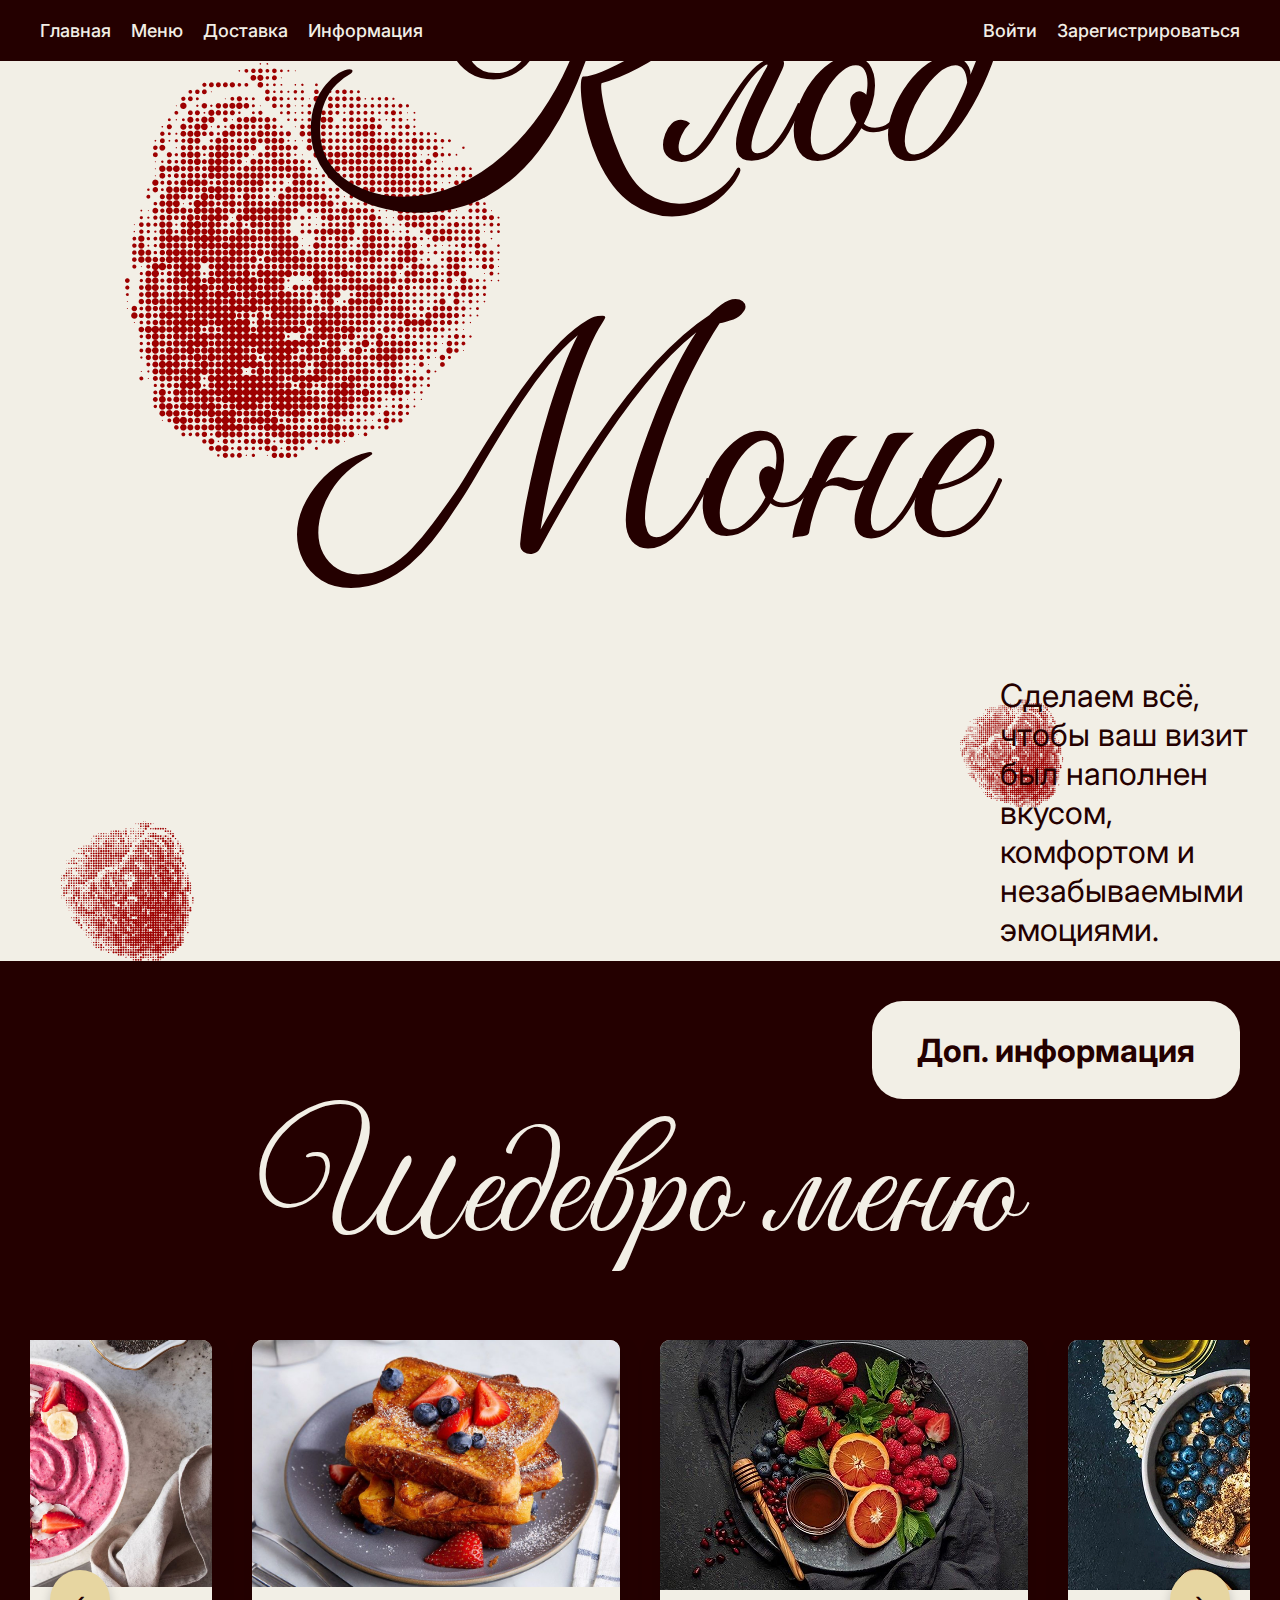
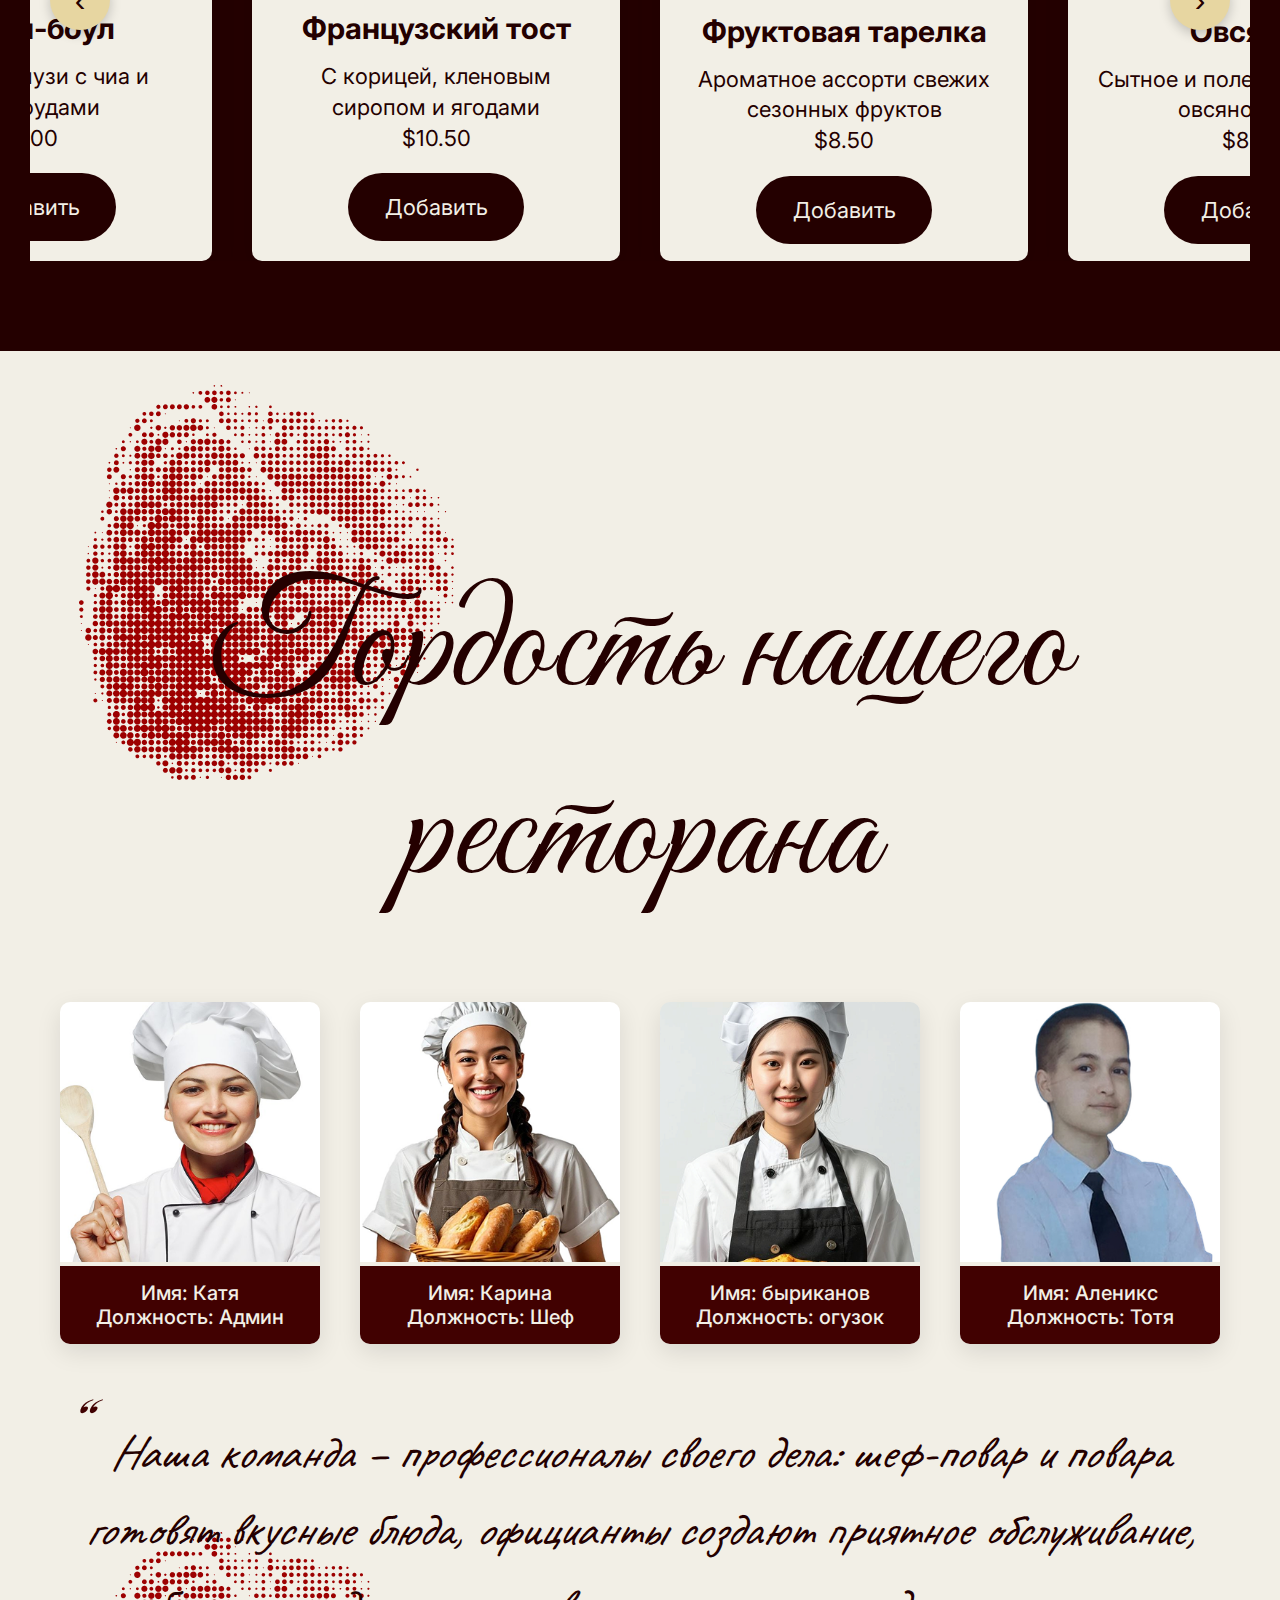
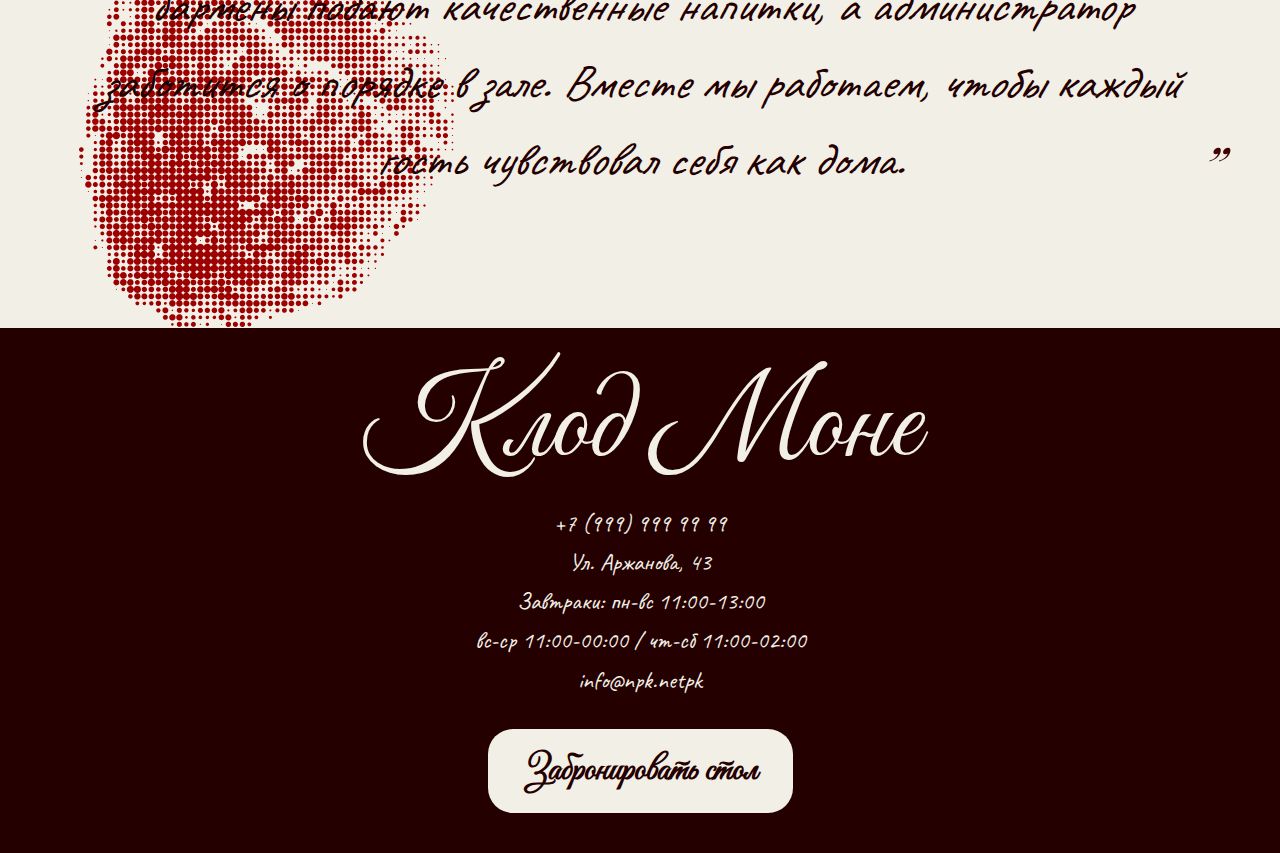
<file: index.html>
<!DOCTYPE html>
<html lang="ru">

<head>
  <meta charset="UTF-8" />
  <meta name="viewport" content="width=device-width, initial-scale=1" />
  <title>Клод Моне - Лендинг</title>
  <link href="https://fonts.googleapis.com/css2?family=Great+Vibes&family=Inter&display=swap" rel="stylesheet" />
  <link rel="stylesheet" href="css/style.css" />
  <link rel="stylesheet" href="css/futerheader.css">
  <link rel="preconnect" href="https://fonts.googleapis.com">
  <link rel="preconnect" href="https://fonts.gstatic.com" crossorigin>
  <link href="https://fonts.googleapis.com/css2?family=Caveat:wght@400..700&display=swap" rel="stylesheet">
</head>

<body>
  <header>
    <nav class="nav-left">
      <a href="index.html">Главная</a>
      <a href="menu.html">Меню</a>
      <a href="korzina.html">Доставка</a>
      <a href="booking.html">Информация</a>
    </nav>
    <nav class="nav-right">
      <a href="vhod.html">Войти</a>
      <a href="reg.html">Зарегистрироваться</a>
    </nav>
  </header>

  <section class="top-section">
    <h1>Клод Моне</h1>
    <p>Сделаем всё, чтобы ваш визит был наполнен<br>вкусом, комфортом и незабываемыми эмоциями.</p>
<div class="btn-group">
  <button class="btn-menu" onclick="window.location.href='menu.html'">Наше меню</button>
  <button class="btn-cart" onclick="window.location.href='korzina.html'">
    <img src="img/icon.png" alt="">
  </button>
</div>
  </section>

<section class="menu-masterpiece">
  <button class="additional-info-btn">Доп. информация</button>
  <h1>Шедевро меню</h1>
  
  <div class="carousel-container">
    <button class="carousel-btn carousel-btn-prev">‹</button>
    
    <div class="menu-items">
      <div class="menu-item">
        <img src="img/тар1.png" alt="Фруктовая тарелка" />
        <div class="menu-item-content">
          <strong>Фруктовая тарелка</strong>
          Ароматное ассорти свежих сезонных фруктов<br />$8.50
          <button class="btn-add">Добавить</button>
        </div>
      </div>
      <div class="menu-item">
        <img src="img/тар2.png" alt="Овсянка" />
        <div class="menu-item-content">
          <strong>Овсянка</strong>
          Сытное и полезное блюдо из овсяной каши<br />$8.50
          <button class="btn-add">Добавить</button>
        </div>
      </div>
      <div class="menu-item">
        <img src="img/тар3.png" alt="Боул с тыквой" />
        <div class="menu-item-content">
          <strong>Боул с тыквой</strong>
          Питательное и яркое блюдо с нежной тыквой<br />$8.50
          <button class="btn-add">Добавить</button>
        </div>
      </div>
      <div class="menu-item">
        <img src="img/тар4.png" alt="Тыквенный суп" />
        <div class="menu-item-content">
          <strong>Тыквенный суп</strong>
          Нежный и ароматный суп с мягкой сливочной текстурой<br />$8.50
          <button class="btn-add">Добавить</button>
        </div>
      </div>
      <!-- Добавленные блюда -->
      <div class="menu-item">
        <img src="img/cheese.jpg" alt="Сырная тарелка" />
        <div class="menu-item-content">
          <strong>Сырная тарелка</strong>
          Ассорти из лучших европейских сыров<br />$12.00
          <button class="btn-add">Добавить</button>
        </div>
      </div>
      <div class="menu-item">
        <img src="img/тар2.png" alt="Гранола" />
        <div class="menu-item-content">
          <strong>Домашняя гранола</strong>
          Хрустящая гранола с медом и орехами<br />$7.50
          <button class="btn-add">Добавить</button>
        </div>
      </div>
      <div class="menu-item">
        <img src="img/smuzibowl.avif" alt="Смузи-боул" />
        <div class="menu-item-content">
          <strong>Смузи-боул</strong>
          Ягодный смузи с чиа и суперфудами<br />$9.00
          <button class="btn-add">Добавить</button>
        </div>
      </div>
      <div class="menu-item">
        <img src="img/frenchtost.jpg" alt="Французский тост" />
        <div class="menu-item-content">
          <strong>Французский тост</strong>
          С корицей, кленовым сиропом и ягодами<br />$10.50
          <button class="btn-add">Добавить</button>
        </div>
      </div>
    </div>
    
    <button class="carousel-btn carousel-btn-next">›</button>
  </div>
</section>

  <section class="team-section">
    <h2>Гордость нашего ресторана</h2>
    <div class="team-cards">
      <div class="team-card">
        <img src="img/Rectangle 50.png" alt="Катя" />
        <div class="team-card-info">
          Имя: Катя<br />Должность: Админ
        </div>
      </div>
      <div class="team-card">
        <img src="img/Rectangle 51.png" alt="Карина" />
        <div class="team-card-info">
          Имя: Карина<br />Должность: Шеф
        </div>
      </div>
      <div class="team-card">
        <img src="img/Rectangle 52.png" alt="быриканов" />
        <div class="team-card-info">
          Имя: быриканов<br />Должность: огузок
        </div>
      </div>
      <div class="team-card">
        <img src="img/Group 60.png" alt="Аленикс" />
        <div class="team-card-info">
          Имя: Аленикс<br />Должность: Тотя
        </div>
      </div>
    </div>
    <p class="quote">
      Наша команда – профессионалы своего дела: шеф-повар и повара готовят вкусные блюда, официанты создают приятное
      обслуживание, бармены подают качественные напитки, а администратор заботится о порядке в зале. Вместе мы работаем,
      чтобы каждый гость чувствовал себя как дома.
    </p>
  </section>

  <footer>
    <div class="footer-title">Клод Моне</div>
    <div class="info">+7 (999) 999 99 99</div>
    <div class="info">Ул. Аржанова, 43</div>
    <div class="info">Завтраки: пн-вс 11:00-13:00</div>
    <div class="info">вс-ср 11:00-00:00 / чт-сб 11:00-02:00</div>
    <div class="info">info@npk.netpk</div>
    <a href="booking.html" class="btn-reserve">Забронировать стол</a>
  </footer>

  <script src="js/carousel.js"></script>

</body>

</html>
</file>
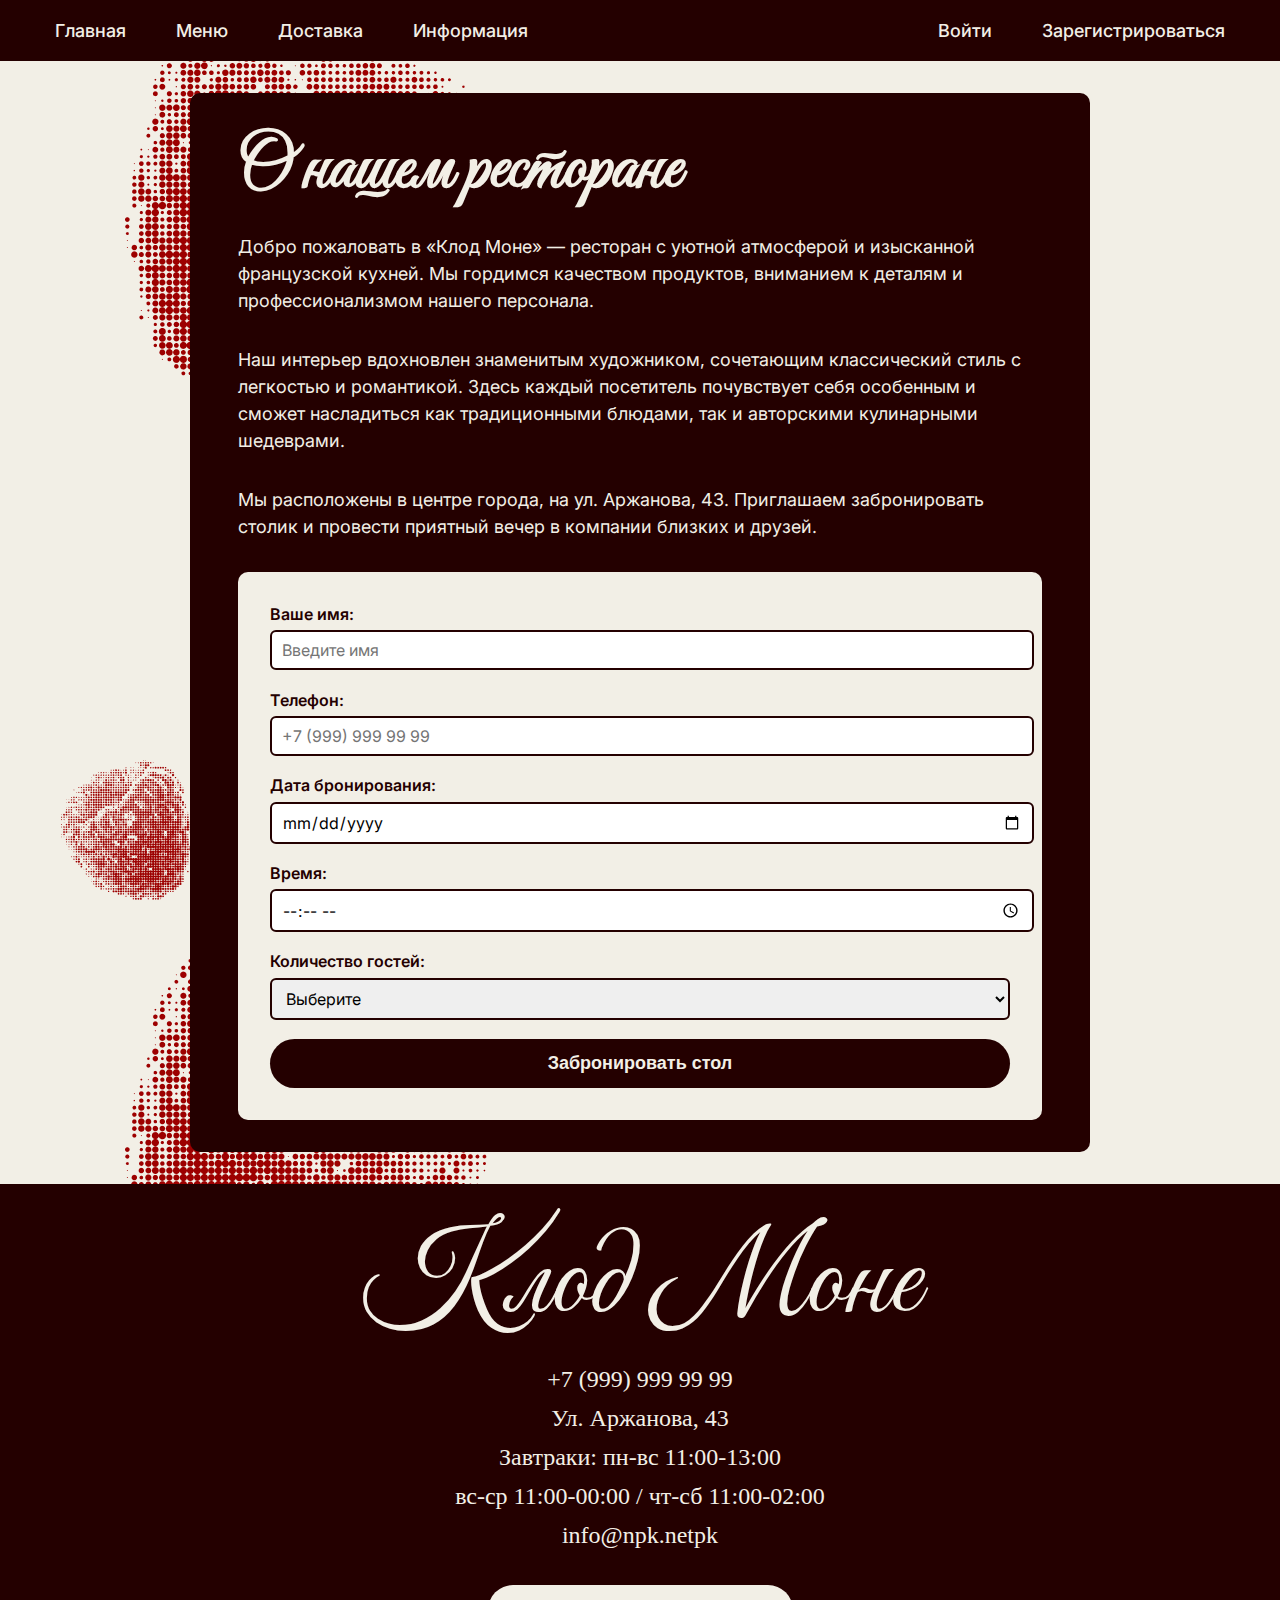
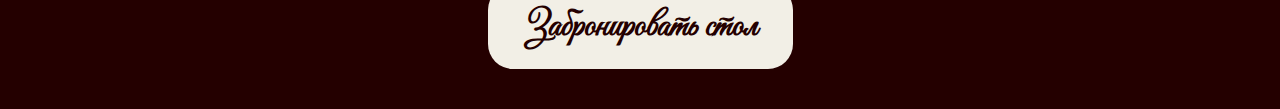
<file: booking.html>
<!DOCTYPE html>
<html lang="ru">
<head>
  <meta charset="UTF-8" />
  <title>Информация и бронирование - Клод Моне</title>
  <meta name="viewport" content="width=device-width, initial-scale=1" />
  <link href="https://fonts.googleapis.com/css2?family=Great+Vibes&family=Inter&display=swap" rel="stylesheet" />
  <link rel="stylesheet" href="css/booking.css" />
  <link rel="stylesheet" href="css/futerheader.css">
</head>
<body>
  <header>
    <nav class="nav-left">
      <a href="index.html">Главная</a>
      <a href="menu.html">Меню</a>
      <a href="korzina.html">Доставка</a>
      <a href="booking.html">Информация</a>
    </nav>
    <nav class="nav-right">
      <a href="vhod.html">Войти</a>
      <a href="reg.html">Зарегистрироваться</a>
    </nav>
  </header>
<main>
  <h1>О нашем ресторане</h1>
  <p>Добро пожаловать в «Клод Моне» — ресторан с уютной атмосферой и изысканной французской кухней. Мы гордимся качеством продуктов, вниманием к деталям и профессионализмом нашего персонала.</p>
  <p>Наш интерьер вдохновлен знаменитым художником, сочетающим классический стиль с легкостью и романтикой. Здесь каждый посетитель почувствует себя особенным и сможет насладиться как традиционными блюдами, так и авторскими кулинарными шедеврами.</p>
  <p>Мы расположены в центре города, на ул. Аржанова, 43. Приглашаем забронировать столик и провести приятный вечер в компании близких и друзей.</p>

  <form id="booking-form">
    <label for="name">Ваше имя:</label>
    <input type="text" id="name" name="name" placeholder="Введите имя" required />

    <label for="phone">Телефон:</label>
    <input type="tel" id="phone" name="phone" placeholder="+7 (999) 999 99 99" required pattern="\+7\s*\(?\d{3}\)?\s*\d{3}[\s\-]?\d{2}[\s\-]?\d{2}" />

    <label for="date">Дата бронирования:</label>
    <input type="date" id="date" name="date" required />

    <label for="time">Время:</label>
    <input type="time" id="time" name="time" required min="11:00" max="22:00" />

    <label for="people">Количество гостей:</label>
    <select name="people" id="people" required>
      <option value="" disabled selected>Выберите</option>
      <option value="1">1 человек</option>
      <option value="2">2 человека</option>
      <option value="3">3 человека</option>
      <option value="4">4 человека</option>
      <option value="5">5 и больше</option>
    </select>

    <button type="submit">Забронировать стол</button>
  </form>
</main>
<footer>
  <div class="footer-title">Клод Моне</div>
  <div class="info">+7 (999) 999 99 99</div>
  <div class="info">Ул. Аржанова, 43</div>
  <div class="info">Завтраки: пн-вс 11:00-13:00</div>
  <div class="info">вс-ср 11:00-00:00 / чт-сб 11:00-02:00</div>
  <div class="info">info@npk.netpk</div>
  <a href="booking.html" class="btn-reserve">Забронировать стол</a>
</footer>

<script src="js/booking.js"></script>
</body>
</html>
</file>
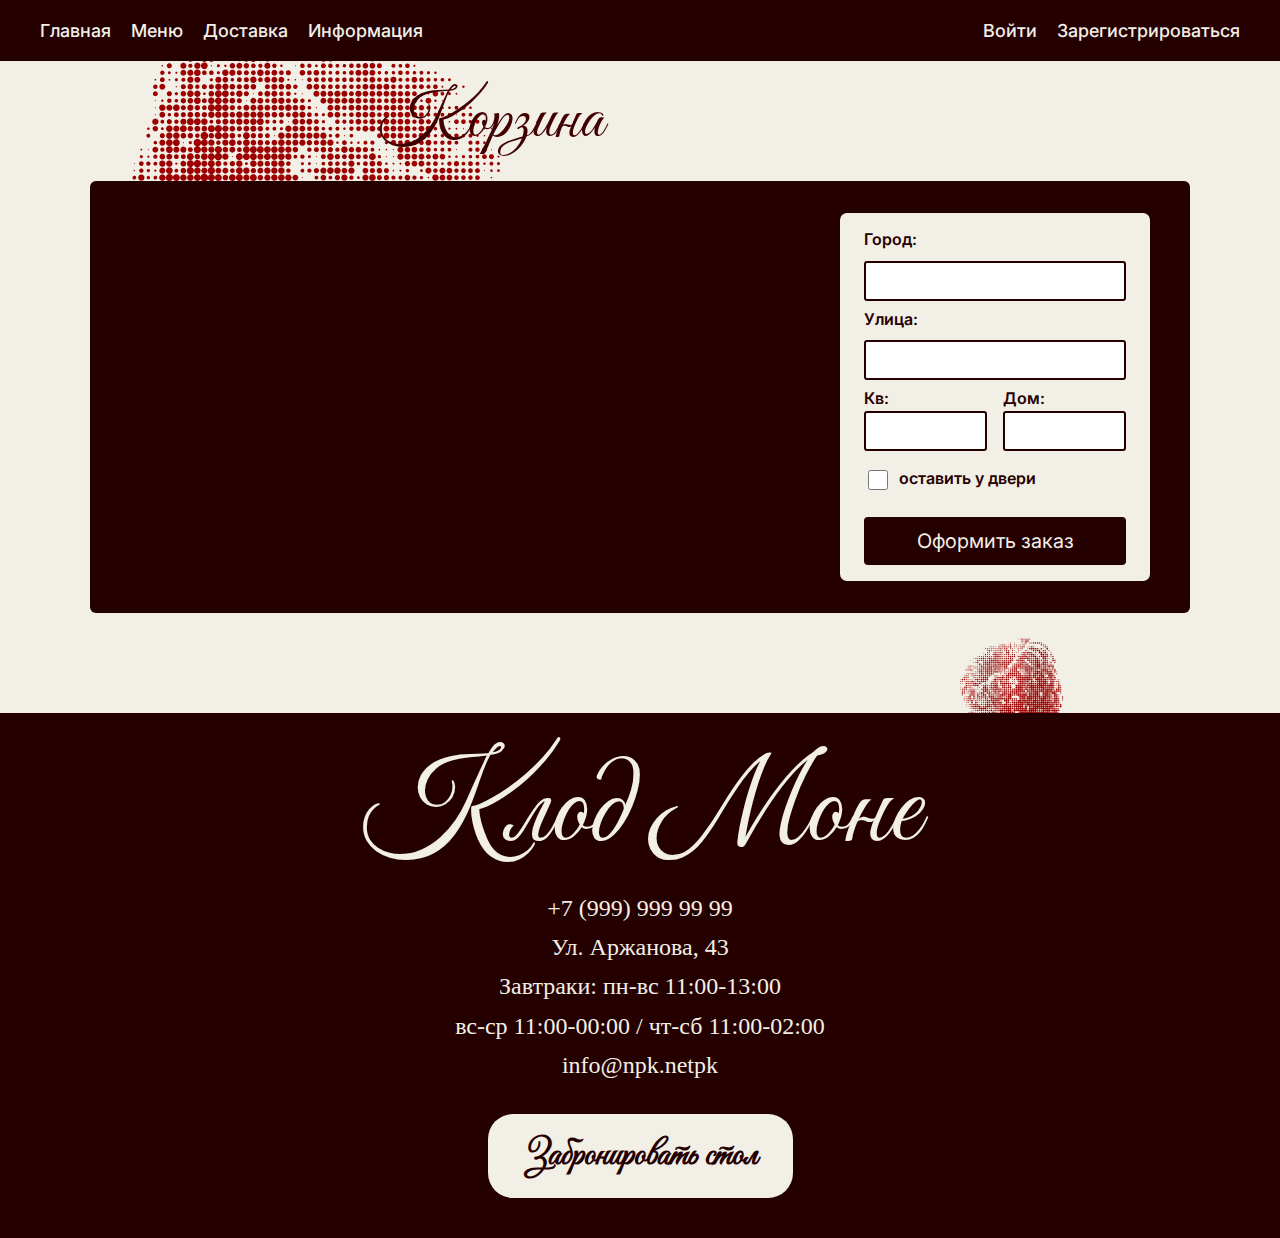
<file: korzina.html>
<!DOCTYPE html>
<html lang="ru">
<head>
  <meta charset="UTF-8" />
  <meta name="viewport" content="width=device-width, initial-scale=1" />
  <title>Корзина</title>
  <link rel="stylesheet" href="css/korzina.css">
  <link rel="stylesheet" href="css/futerheader.css">
</head>
<body>
<div class="wrapper">
  <!-- ЗАМЕНИТЬ этот nav на стандартный header -->
  <header>
    <nav class="nav-left">
      <a href="index.html">Главная</a>
      <a href="menu.html">Меню</a>
      <a href="korzina.html">Доставка</a>
      <a href="booking.html">Информация</a>
    </nav>
    <nav class="nav-right">
      <a href="vhod.html">Войти</a>
      <a href="reg.html">Зарегистрироваться</a>
    </nav>
  </header>


  <div class="bc">
  <!-- Оставить этот заголовок как есть -->
 <div class="page-title">
    Корзина
  </div>

  <main class="main-content">
    <div class="container">
      <div class="items" id="items-container">
        <div class="item" data-price="1000">
          <img src="img/м1.png" alt="Том Ям"/>
          <div class="item-info">
            <div>Название: Том Ям</div>
            <div>Сумма: 1000</div>
          </div>
          <div class="quantity-controls">
            <button class="btn btn-minus">-</button>
            <div class="quantity">10</div>
            <button class="btn btn-plus">+</button>
          </div>
        </div>
        <div class="item" data-price="1000">
          <img src="img/м2.png" alt="Том Ям"/>
          <div class="item-info">
            <div>Название: Том Ям</div>
            <div>Сумма: 1000</div>
          </div>
          <div class="quantity-controls">
            <button class="btn btn-minus">-</button>
            <div class="quantity">1</div>
            <button class="btn btn-plus">+</button>
          </div>
        </div>
        <div class="item" data-price="1000">
          <img src="img/м3.png" alt="Том Ям"/>
          <div class="item-info">
            <div>Название: Том Ям</div>
            <div>Сумма: 1000</div>
          </div>
          <div class="quantity-controls">
            <button class="btn btn-minus">-</button>
            <div class="quantity">1</div>
            <button class="btn btn-plus">+</button>
          </div>
        </div>
        <div class="item" data-price="1000">
          <img src="img/м4.png" alt="Том Ям"/>
          <div class="item-info">
            <div>Название: Том Ям</div>
            <div>Сумма: 1000</div>
          </div>
          <div class="quantity-controls">
            <button class="btn btn-minus">-</button>
            <div class="quantity">1</div>
            <button class="btn btn-plus">+</button>
          </div>
        </div>
      </div>

<form class="order-form" onsubmit="event.preventDefault(); alert('Заказ оформлен!');">
  <label for="city">Город:</label>
  <input type="text" id="city" name="city" required />
  
  <label for="street">Улица:</label>
  <input type="text" id="street" name="street" required />
  
  <div class="row">
    <div class="small-input">
      <label for="kv">Кв:</label>
      <input type="text" id="kv" name="kv" />
    </div>
    <div class="small-input">
      <label for="dom">Дом:</label>
      <input type="text" id="dom" name="dom" />
    </div>
  </div>
  
  <div class="leave-door">
    <input type="checkbox" id="leave-door" name="leave-door" />
    <label for="leave-door" style="cursor:pointer;">оставить у двери</label>
  </div>
  
  <button class="order-btn" type="submit">Оформить заказ</button>
</form>
    </div>
  </main>
  </div>

<footer>
  <div class="footer-title">Клод Моне</div>
  <div class="info">+7 (999) 999 99 99</div>
  <div class="info">Ул. Аржанова, 43</div>
  <div class="info">Завтраки: пн-вс 11:00-13:00</div>
  <div class="info">вс-ср 11:00-00:00 / чт-сб 11:00-02:00</div>
  <div class="info">info@npk.netpk</div>
  <a href="booking.html" class="btn-reserve">Забронировать стол</a>
</footer>
<script src="js/korzina.js"></script>
</body>
</html>
</file>
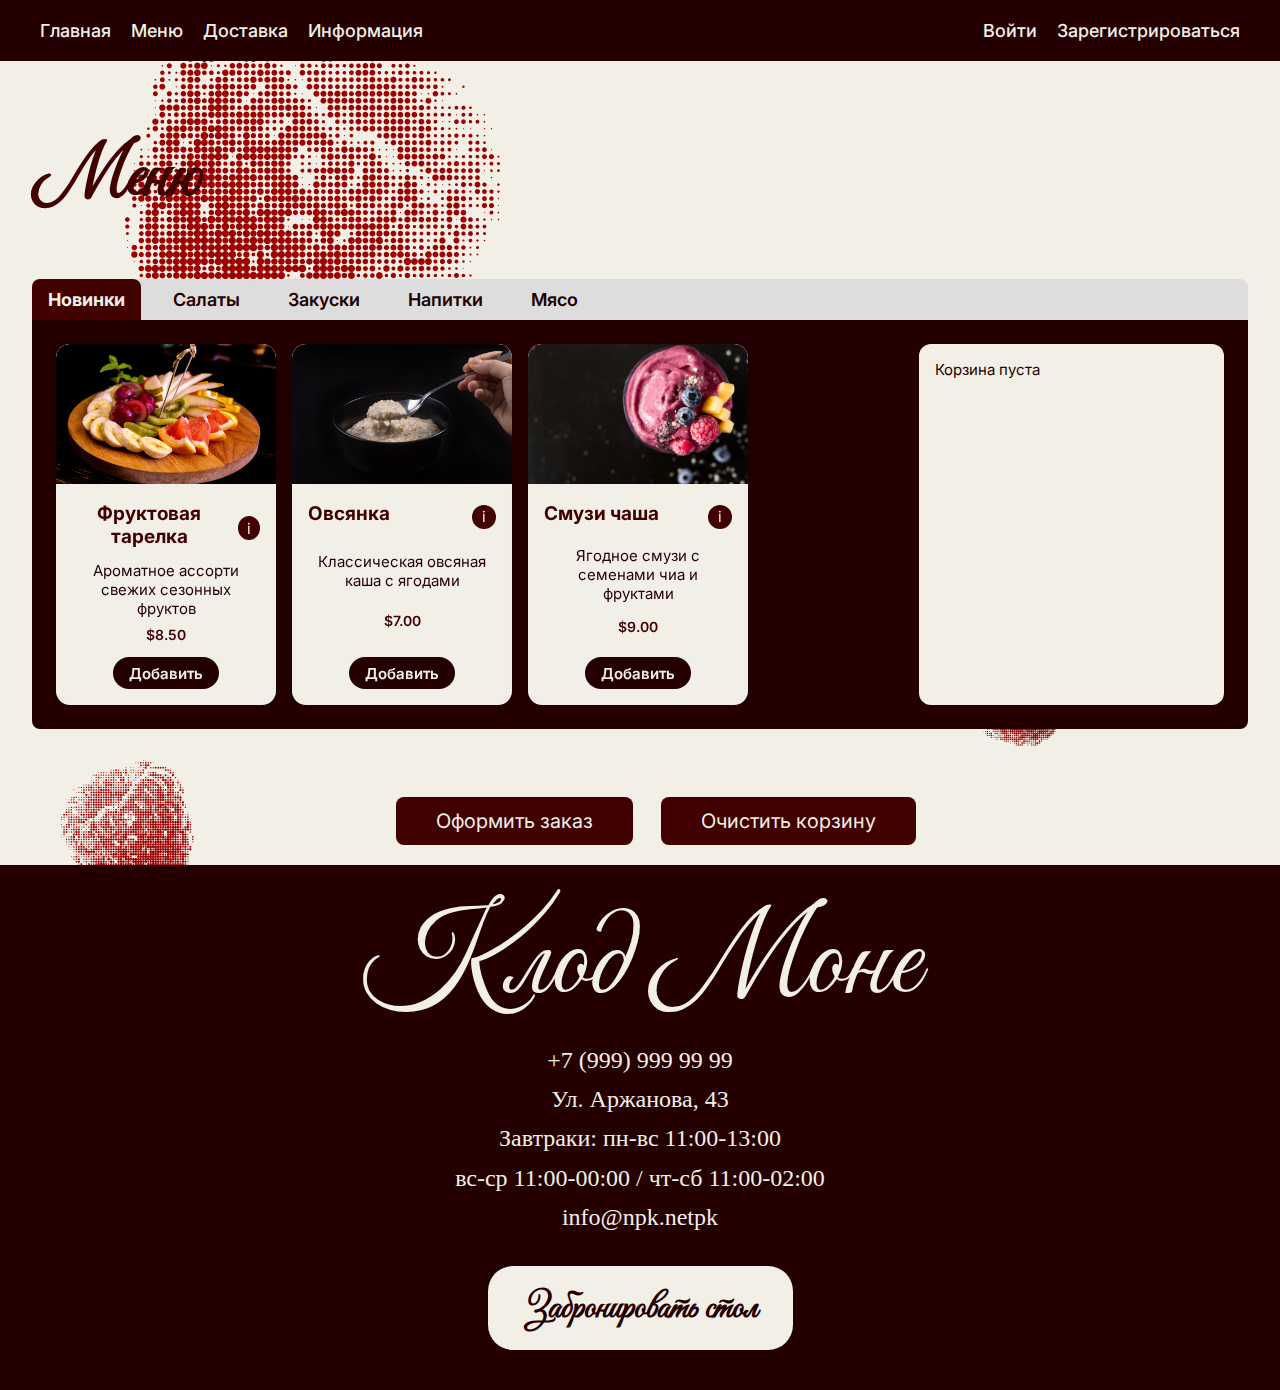
<file: menu.html>
<!DOCTYPE html>
<html lang="ru">

<head>
  <meta charset="UTF-8" />
  <meta name="viewport" content="width=device-width, initial-scale=1" />
  <title>Меню - Клод Моне</title>
  <link href="https://fonts.googleapis.com/css2?family=Great+Vibes&family=Inter&display=swap" rel="stylesheet" />
  <link rel="stylesheet" href="css/menu.css" />
  <link rel="stylesheet" href="css/futerheader.css">
</head>

<body>
<header>
  <nav class="nav-left">
    <a href="index.html">Главная</a>
    <a href="menu.html">Меню</a>
    <a href="korzina.html">Доставка</a>
    <a href="booking.html">Информация</a>
  </nav>
  <nav class="nav-right">
    <a href="vhod.html">Войти</a>
    <a href="reg.html">Зарегистрироваться</a>
  </nav>
</header>
  <h1 class="menu-title">Меню</h1>
  <div class="tabs" role="tablist" aria-label="Категории меню">
    <div class="tab active" role="tab" tabindex="0" aria-selected="true" data-category="novinki">Новинки</div>
    <div class="tab" role="tab" tabindex="-1" aria-selected="false" data-category="salaty">Салаты</div>
    <div class="tab" role="tab" tabindex="-1" aria-selected="false" data-category="zakuski">Закуски</div>
    <div class="tab" role="tab" tabindex="-1" aria-selected="false" data-category="napitki">Напитки</div>
    <div class="tab" role="tab" tabindex="-1" aria-selected="false" data-category="myaso">Мясо</div>
  </div>

  <div class="content-wrapper">
    <div class="menu-items" id="menu-items">
      <!-- Пример позиций. Для примера по 3 позиции в каждой категории -->
      <!-- Новинки -->
      <div class="menu-item" data-category="novinki">
        <img src="img/фт.jpg" alt="Фруктовая тарелка" />
        <div class="menu-item-content">
          <div class="item-header">
            <strong>Фруктовая тарелка</strong>
            <button class="btn-info" title="Подробнее">i</button>
          </div>
          Ароматное ассорти свежих сезонных фруктов
          <div class="price">$8.50</div>
          <button class="btn-add">Добавить</button>
        </div>
      </div>
      <div class="menu-item" data-category="novinki">
        <img src="img/овс.jpg" alt="Овсянка" />
        <div class="menu-item-content">
          <div class="item-header">
            <strong>Овсянка</strong>
            <button class="btn-info" title="Подробнее">i</button>
          </div>
          Классическая овсяная каша с ягодами
          <div class="price">$7.00</div>
          <button class="btn-add">Добавить</button>
        </div>
      </div>
      <div class="menu-item" data-category="novinki">
        <img src="img/сч.jpg" alt="Смузи чаша" />
        <div class="menu-item-content">
          <div class="item-header">
            <strong>Смузи чаша</strong>
            <button class="btn-info" title="Подробнее">i</button>
          </div>
          Ягодное смузи с семенами чиа и фруктами
          <div class="price">$9.00</div>
          <button class="btn-add">Добавить</button>
        </div>
      </div>
      <!-- Салаты -->
      <div class="menu-item" data-category="salaty" style="display:none;">
        <img src="img/цр.jpg" alt="Салат Цезарь" />
        <div class="menu-item-content">
          <div class="item-header">
            <strong>Салат Цезарь</strong>
            <button class="btn-info" title="Подробнее">i</button>
          </div>
          Классический с курицей и соусом цезарь
          <div class="price">$10.00</div>
          <button class="btn-add">Добавить</button>
        </div>
      </div>
      <div class="menu-item" data-category="salaty" style="display:none;">
        <img src="img/гс.jpg" alt="Греческий салат" />
        <div class="menu-item-content">
          <div class="item-header">
            <strong>Греческий салат</strong>
            <button class="btn-info" title="Подробнее">i</button>
          </div>
          Оливки, сыр фета, овощи, ароматные травы
          <div class="price">$8.00</div>
          <button class="btn-add">Добавить</button>
        </div>
      </div>
      <div class="menu-item" data-category="salaty" style="display:none;">
        <img src="img/сл.jpg" alt="Свекольный салат" />
        <div class="menu-item-content">
          <div class="item-header">
            <strong>Свекольный салат</strong>
            <button class="btn-info" title="Подробнее">i</button>
          </div>
          Свекла, козий сыр, грецкий орех
          <div class="price">$8.75</div>
          <button class="btn-add">Добавить</button>
        </div>
      </div>
      <!-- Закуски -->
      <div class="menu-item" data-category="zakuski" style="display:none;">
        <img src="img/кч.jpg" alt="Карпаччо" />
        <div class="menu-item-content">
          <div class="item-header">
            <strong>Карпаччо</strong>
            <button class="btn-info" title="Подробнее">i</button>
          </div>
          Тонко нарезанное мясо c приправами и сыром
          <div class="price">$14.50</div>
          <button class="btn-add">Добавить</button>
        </div>
      </div>
      <div class="menu-item" data-category="zakuski" style="display:none;">
        <img src="img/кст.webp" alt="Мини-кростини" />
        <div class="menu-item-content">
          <div class="item-header">
            <strong>Мини-кростини</strong>
            <button class="btn-info" title="Подробнее">i</button>
          </div>
          Гренки с прошутто и творожным сыром
          <div class="price">$6.50</div>
          <button class="btn-add">Добавить</button>
        </div>
      </div>
      <div class="menu-item" data-category="zakuski" style="display:none;">
        <img src="img/сыр.jpeg" alt="Ассорти закусок" />
        <div class="menu-item-content">
          <div class="item-header">
            <strong>Ассорти закусок</strong>
            <button class="btn-info" title="Подробнее">i</button>
          </div>
          Коллекция сыров, хлебцев и оливок
          <div class="price">$12.00</div>
          <button class="btn-add">Добавить</button>
        </div>
      </div>
      <!-- Напитки -->
      <div class="menu-item" data-category="napitki" style="display:none;">
        <img src="img/сок.jpg" alt="Свежевыжатый сок" />
        <div class="menu-item-content">
          <div class="item-header">
            <strong>Свежевыжатый сок</strong>
            <button class="btn-info" title="Подробнее">i</button>
          </div>
          Ассорти свежих соков дня
          <div class="price">$5.50</div>
          <button class="btn-add">Добавить</button>
        </div>
      </div>
      <div class="menu-item" data-category="napitki" style="display:none;">
        <img src="img/лт.webp" alt="Латте" />
        <div class="menu-item-content">
          <div class="item-header">
            <strong>Латте</strong>
            <button class="btn-info" title="Подробнее">i</button>
          </div>
          Молочный кофе с насыщенным вкусом
          <div class="price">$4.00</div>
          <button class="btn-add">Добавить</button>
        </div>
      </div>
      <div class="menu-item" data-category="napitki" style="display:none;">
        <img src="img/мхт.jpg" alt="Мохито" />
        <div class="menu-item-content">
          <div class="item-header">
            <strong>Мохито</strong>
            <button class="btn-info" title="Подробнее">i</button>
          </div>
          Лимонный лонгдринк с мятой
          <div class="price">$6.00</div>
          <button class="btn-add">Добавить</button>
        </div>
      </div>
      <!-- Мясо -->
      <div class="menu-item" data-category="myaso" style="display:none;">
        <img src="img/стейк.jpg" alt="Стейк" />
        <div class="menu-item-content">
          <div class="item-header">
            <strong>Стейк</strong>
            <button class="btn-info" title="Подробнее">i</button>
          </div>
          Идеально приготовленное мясо на гриле
          <div class="price">$18.00</div>
          <button class="btn-add">Добавить</button>
        </div>
      </div>
      <div class="menu-item" data-category="myaso" style="display:none;">
        <img src="img/шашлык.webp" alt="Шашлык" />
        <div class="menu-item-content">
          <div class="item-header">
            <strong>Шашлык</strong>
            <button class="btn-info" title="Подробнее">i</button>
          </div>
          Сочный шашлык из телятины
          <div class="price">$15.00</div>
          <button class="btn-add">Добавить</button>
        </div>
      </div>
      <div class="menu-item" data-category="myaso" style="display:none;">
        <img src="img/курица.jpg" alt="Филе куриное" />
        <div class="menu-item-content">
          <div class="item-header">
            <strong>Филе куриное</strong>
            <button class="btn-info" title="Подробнее">i</button>
          </div>
          Куриное филе в специях, соус
          <div class="price">$12.00</div>
          <button class="btn-add">Добавить</button>
        </div>
      </div>
    </div>
    <div class="cart" aria-live="polite" aria-label="Корзина заказов"></div>
  </div>
  <div class="cart-bottom">
    <div class="cart-total"></div>
    <button class="btn-order">Оформить заказ</button>
    <button class="btn-clear">Очистить корзину</button>
  </div>
  <div id="modal" class="modal">
    <div class="modal-content">
      <span class="close">&times;</span>
      <div id="modal-text"></div>
    </div>
  </div>
  <footer>
    <div class="footer-title">Клод Моне</div>
    <div class="info">+7 (999) 999 99 99</div>
    <div class="info">Ул. Аржанова, 43</div>
    <div class="info">Завтраки: пн-вс 11:00-13:00</div>
    <div class="info">вс-ср 11:00-00:00 / чт-сб 11:00-02:00</div>
    <div class="info">info@npk.netpk</div>
    <a href="booking.html" class="btn-reserve">Забронировать стол</a>
  </footer>
  <script src="js/menu.js"></script>
</body>

</html>
</file>
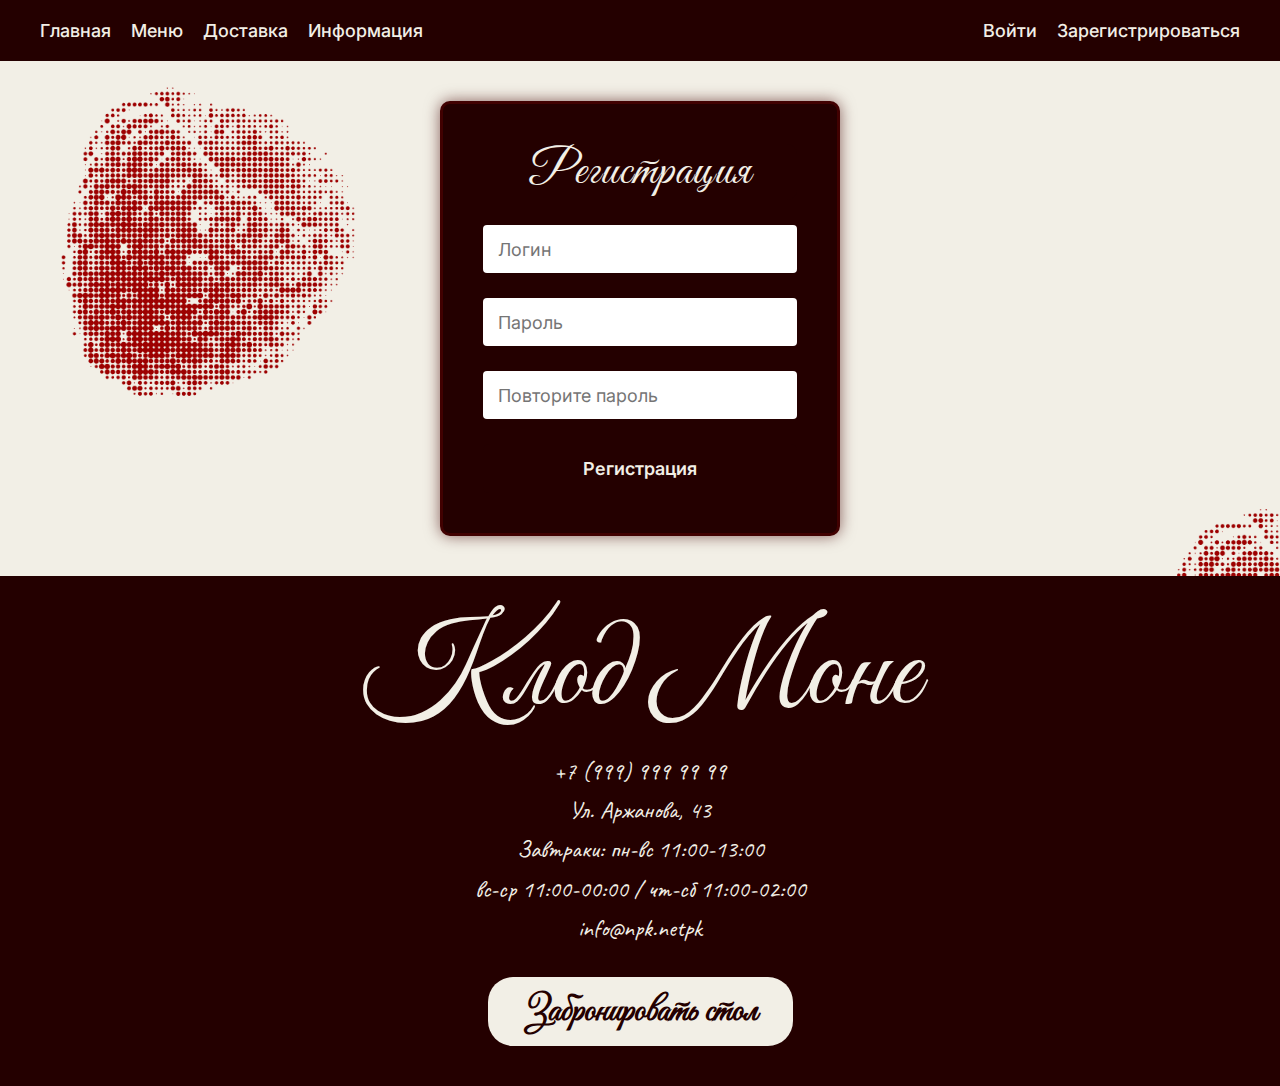
<file: reg.html>
<!DOCTYPE html>
<html lang="ru">

<head>
  <meta charset="UTF-8" />
  <meta name="viewport" content="width=device-width, initial-scale=1" />
  <title>Регистрация - Клод Моне</title>
  <link href="https://fonts.googleapis.com/css2?family=Great+Vibes&family=Inter&display=swap" rel="stylesheet" />
  <link rel="stylesheet" href="css/reg.css" />
  <link rel="stylesheet" href="css/futerheader.css">
  <link rel="preconnect" href="https://fonts.googleapis.com">
  <link rel="preconnect" href="https://fonts.gstatic.com" crossorigin>
  <link href="https://fonts.googleapis.com/css2?family=Caveat:wght@400..700&display=swap" rel="stylesheet">
</head>

<body>
  <header>
    <nav class="nav-left">
      <a href="index.html">Главная</a>
      <a href="menu.html">Меню</a>
      <a href="korzina.html">Доставка</a>
      <a href="booking.html">Информация</a>
    </nav>
    <nav class="nav-right">
      <a href="vhod.html">Войти</a>
      <a href="reg.html">Зарегистрироваться</a>
    </nav>
  </header>

  <main>
    <div class="raspberry raspberry-left"></div>

    <section class="register-section">
      <div class="register-title">Регистрация</div>
      <form class="register-form">
        <input type="text" placeholder="Логин" required />
        <input type="password" placeholder="Пароль" required />
        <input type="password" placeholder="Повторите пароль" required />
        <button type="submit">Регистрация</button>
      </form>
    </section>

    <div class="raspberry raspberry-right"></div>
  </main>

  <footer>
    <div class="footer-title">Клод Моне</div>
    <div class="info">+7 (999) 999 99 99</div>
    <div class="info">Ул. Аржанова, 43</div>
    <div class="info">Завтраки: пн-вс 11:00-13:00</div>
    <div class="info">вс-ср 11:00-00:00 / чт-сб 11:00-02:00</div>
    <div class="info">info@npk.netpk</div>
    <a href="booking.html" class="btn-reserve">Забронировать стол</a>
  </footer>
</body>

</html>
</file>
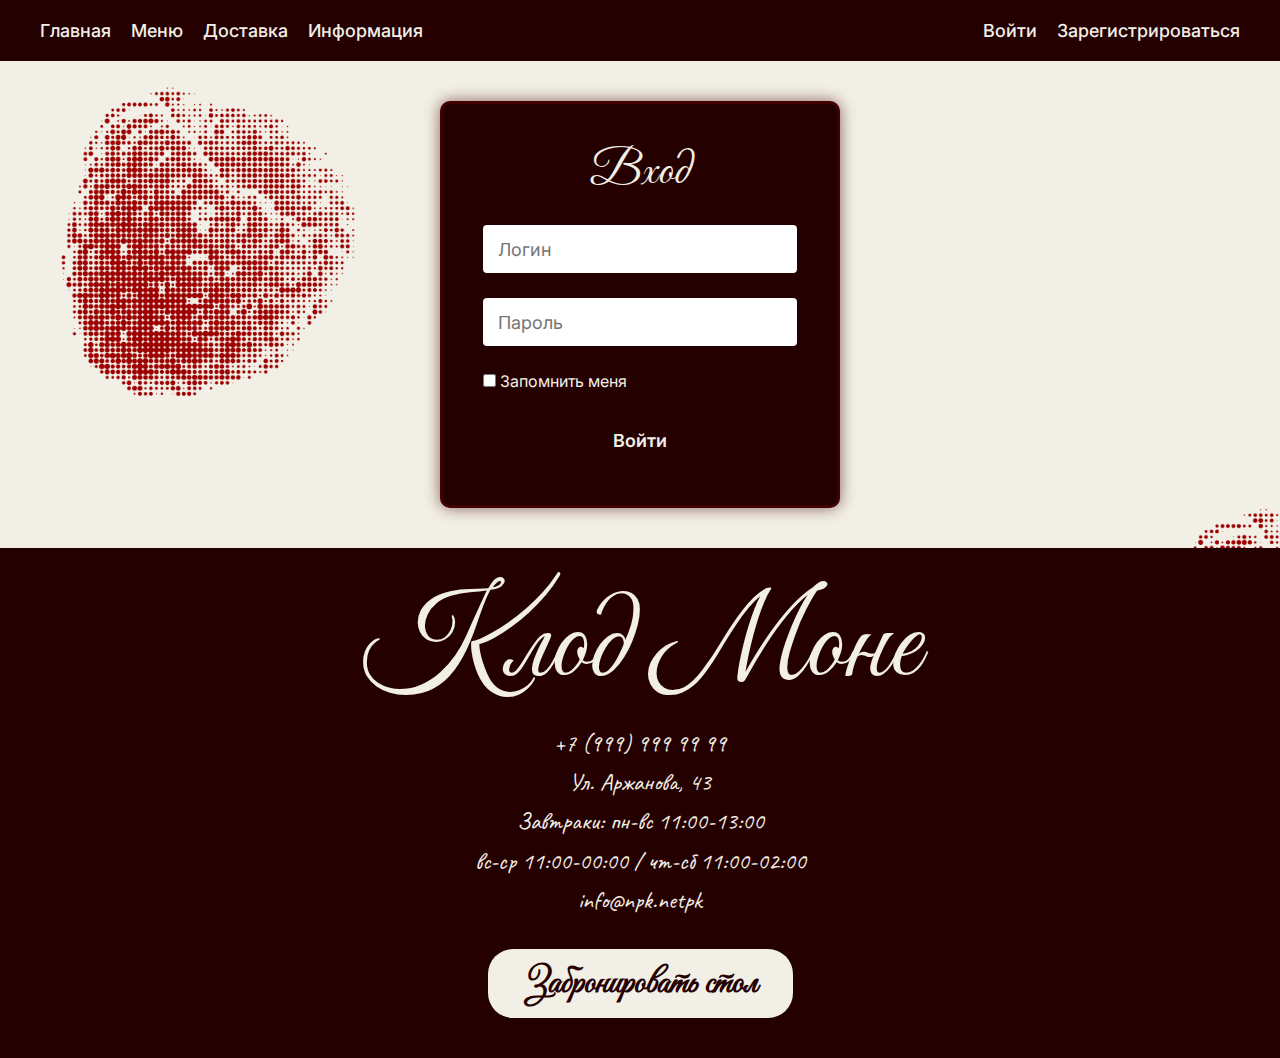
<file: vhod.html>
<!DOCTYPE html>
<html lang="ru">
<head>
  <meta charset="UTF-8" />
  <meta name="viewport" content="width=device-width, initial-scale=1" />
  <title>Вход - Клод Моне</title>
  <link href="https://fonts.googleapis.com/css2?family=Great+Vibes&family=Inter&display=swap" rel="stylesheet" />
  <link rel="stylesheet" href="css/reg.css" />
  <link rel="stylesheet" href="css/futerheader.css">
  <link rel="preconnect" href="https://fonts.googleapis.com">
<link rel="preconnect" href="https://fonts.gstatic.com" crossorigin>
<link href="https://fonts.googleapis.com/css2?family=Caveat:wght@400..700&display=swap" rel="stylesheet">
</head>
<body>
  <header>
    <nav class="nav-left">
      <a href="index.html">Главная</a>
      <a href="menu.html">Меню</a>
      <a href="korzina.html">Доставка</a>
      <a href="booking.html">Информация</a>
    </nav>
    <nav class="nav-right">
      <a href="vhod.html">Войти</a>
      <a href="reg.html">Зарегистрироваться</a>
    </nav>
  </header>

  <main>
    <div class="raspberry raspberry-left"></div>

    <section class="register-section">
      <div class="register-title">Вход</div>
      <form class="register-form">
        <input type="text" placeholder="Логин" required />
        <input type="password" placeholder="Пароль" required />
        <label class="remember-me">
            <input type="checkbox" />
            Запомнить меня
          </label>
        <button type="submit">Войти</button>
      </form>
    </section>

    <div class="raspberry raspberry-right"></div>
  </main>

<footer>
  <div class="footer-title">Клод Моне</div>
  <div class="info">+7 (999) 999 99 99</div>
  <div class="info">Ул. Аржанова, 43</div>
  <div class="info">Завтраки: пн-вс 11:00-13:00</div>
  <div class="info">вс-ср 11:00-00:00 / чт-сб 11:00-02:00</div>
  <div class="info">info@npk.netpk</div>
  <a href="booking.html" class="btn-reserve">Забронировать стол</a>
</footer>
</body>
</html>
</file>
<file: css/style.css>
/* Фоновой цвет и шрифты */
body {
  margin: 0;
  background-color: #F2EFE6;
  /* светлый цвет фона */
  font-family: 'Inter', sans-serif;
  color: #240000;
  /* основной темно-красный цвет текста */
}



/* Топ секция с лого и кнопками */
.top-section {
  display: flex;
  /* Включаем Flexbox */
  justify-content: center;
  /* Горизонтальное центрирование */
  align-items: center;
  /* Вертикальное центрирование */
  height: 100vh;
  /* Высота контейнера, занимает всю высоту окна просмотра */
  text-align: center;
  /* Чтобы текст внутри был по центру */
  flex-direction: column;
  /* Располагает содержимое вертикально */
  background-image: url('../img/bc-base.png');
}

.top-section h1 {
  font-family: 'Great Vibes', cursive;
  font-size: 300px;
  font-weight: 400;
  
  color: #240000;
  letter-spacing: 2px;
  margin-top: 0;
  margin-bottom: 20px; /* или меньше */
}

/* Подзаголовок */
.top-section p {
  font-family: 'Inter', sans-serif;
  font-size: 32px;
  max-width: 900px;
  /* ширина блока */
  margin-bottom: 40px;
  margin-left: 1000px;
  color: #240000;
  text-align: left;
  /* выравнивание текста по левому краю */
  word-wrap: break-word;
}


.top-section p {
  margin-top: 0;
  /* убрать верхний отступ */
}


/* Кнопки */
.btn-group {
  display: flex;
  gap: 20px;
  margin-right: 800px;
}

.btn-menu,
.btn-cart {
  background-color: #240000;
  color: #F2EFE6;
  border: none;
  border-radius: 8px;
  padding: 15px 30px;
  font-size: 48px;
  cursor: pointer;
  font-family: 'Inter', sans-serif;
  transition: background-color 0.3s ease;
  border-radius: 31px;

}


.btn-menu {
  width: 368px;
  height: 128px;
}

.btn-cart {
  width: 174px;
  /* увеличена ширина */
  height: 128px;
  border-radius: 31px;
  font-size: 32px;
  /* рекомендую уменьшить размер шрифта для баланса */
  display: flex;
  align-items: center;
  justify-content: center;
  
}

.btn-menu:hover,
.btn-cart:hover {
  background-color: #410101;
}

/* Меню шедевров */
.menu-masterpiece {
  background-color: #240000;
  color: #F2EFE6;
  padding: 40px 30px 90px 30px;
  position: relative;
  text-align: center;
  font-family: 'Great Vibes';
}

/* Кнопка Доп. информация */
.additional-info-btn {
  background-color: #F2EFE6;
  color: #240000;
  border-radius: 12px;
  padding: 10px 18px;
  font-size: 32px;
  cursor: pointer;
  border: none;
  position: absolute;
  right: 40px;
  top: 40px;
  font-family: 'Inter', sans-serif;
  font-weight: 700;
  width: 368px;
  height: 98px;
  border-radius: 31px;
}

/* Заголовок меню */
.menu-masterpiece h1 {
  font-size: 150px;
  margin-bottom: 50px;
  letter-spacing: 1.5px;
}

/* Сетка с карточками */
.menu-items {
  display: flex;
  justify-content: center;
  gap: 40px;
}

/* Карточки меню с фиксированным размером */
.menu-item {
  width: 368px;
  height: 521.82px;
  background-color: #F2EFE6;
  color: #240000;
  border-radius: 10px;
  overflow: hidden;
  display: flex;
  flex-direction: column;
  box-shadow: 0 8px 24px rgba(0, 0, 0, 0.12);
  font-family: 'Inter', sans-serif;
  flex: none;
}

.menu-masterpiece h1 {
  font-weight: normal;
}
/* Картинка - добавьте сюда свою картинку */
.menu-item img {
  width: 100%;
  height: 250px;
  object-fit: cover;
}

/* Контент под картинкой */
.menu-item-content {
  padding: 20px;
  flex-grow: 1;
  display: flex;
  flex-direction: column;
  justify-content: space-between;
  font-size: 22px;
  line-height: 1.4;
  text-align: center;
}

/* Название блюда */
.menu-item-content strong {
  font-weight: 700;
  font-size: 30px;
  margin-bottom: 12px;
}

/* Кнопка добавления */
.btn-add {
  background-color: #240000;
  color: #F2EFE6;
  border: none;
  margin: 20px auto 0 auto;
  padding: 10px 20px;
  border-radius: 35px;
  cursor: pointer;
  width: 176px;
  height: 68px;
  font-family: 'Inter', sans-serif;
  font-size: 22px;
  transition: background-color 0.3s ease;
}

.btn-add:hover {
  background-color: #410101;
}

/* Секция команды */
.team-section {
  background-color: #F2EFE6;
  padding: 80px 40px 110px 40px;
  font-family: 'Great Vibes', cursive;
  color: #240000;
  text-align: center;
  position: relative;
   background-image: url('../img/bc-pers.png');
}

/* Заголовок команды */
.team-section h2 {
  font-size: 150px;
  margin-bottom: 70px;
  letter-spacing: 1.5px;
  font-weight: 400;
}

/* Сетка карточек команды */
.team-cards {
  display: flex;
  justify-content: center;
  gap: 40px;
  margin-bottom: 50px;
  flex-wrap: wrap;
}

/* Карточка участника команды */
.team-card {
  background-color: #F2EFE6;
  width: 260px;
  border-radius: 10px;
  overflow: hidden;
  color: #240000;
  box-shadow: 0 8px 24px rgba(0, 0, 0, 0.1);
  font-family: 'Inter', sans-serif;
  flex: none;
}

/* Фото участника */
.team-card img {
  width: 100%;
  height: 260px;
  object-fit: cover;
}

/* Информация о участнике */
.team-card-info {
  background-color: #410101;
  padding: 15px 20px;
  font-size: 20px;
  color: #F2EFE6;
  font-weight: 500;
  text-align: center;
}

/* Цитата */
.quote {
  font-style: italic;
  font-family: 'Caveat';
  font-size: 48px;
  max-width: 1500px;
  margin: 0 auto;
  color: #240000;
  line-height: 1.6em;
  position: relative;
  padding: 20px 40px;
}

.quote::before {
  content: '“';
  font-size: 80px;
  position: absolute;
  left: 20px;
  top: 0;
  color: #410101;
  font-family: 'Great Vibes', cursive;
}

.quote::after {
  content: '”';
  font-size: 80px;
  position: absolute;
  right: 20px;
  bottom: 0;
  color: #410101;
  font-family: 'Great Vibes', cursive;
}

/* Карусель */
.carousel-container {
  position: relative;
  display: flex;
  align-items: center;
  justify-content: center;
  max-width: 1400px;
  margin: 0 auto;
  overflow: hidden;
}

.carousel-btn {
  background-color: #e7d6a1;
  color: #240000;
  border: none;
  border-radius: 50%;
  width: 60px;
  height: 60px;
  font-size: 32px;
  cursor: pointer;
  display: flex;
  align-items: center;
  justify-content: center;
  transition: all 0.3s ease;
  z-index: 10;
  position: absolute;
  top: 50%;
  transform: translateY(-50%);
  box-shadow: 0 4px 12px rgba(0, 0, 0, 0.2);
}

.carousel-btn:hover {
  background-color: #F2EFE6;
  transform: translateY(-50%) scale(1.1);
}

.carousel-btn-prev {
  left: 20px;
}

.carousel-btn-next {
  right: 20px;
}

.menu-items {
  display: flex;
  gap: 40px;
  transition: transform 0.5s ease-in-out;
}

.menu-item {
  flex: 0 0 368px;
  height: 521.82px;
  background-color: #F2EFE6;
  color: #240000;
  border-radius: 10px;
  overflow: hidden;
  display: flex;
  flex-direction: column;
  box-shadow: 0 8px 24px rgba(0, 0, 0, 0.12);
  font-family: 'Inter', sans-serif;
}
</file>
<file: css/futerheader.css>
/* Единые стили для хедера и футера */
:root {
  --dark-red: #240000;
  --light-red: #410101;
  --milk: #F2EFE6;
}

/* ХЕДЕР */
header {
  background-color: var(--dark-red);
  padding: 20px 40px;
  display: flex;
  justify-content: space-between;
  align-items: center;
  font-size: 18px;
  position: relative;
  min-height: 60px;
  box-sizing: border-box;
}

.nav-left, .nav-right {
  display: flex;
  align-items: center;
  gap: 20px;
}

header nav a {
  color: var(--milk);
  text-decoration: none;
  font-weight: 500;
  cursor: pointer;
  font-family: 'Inter', sans-serif;
  transition: color 0.3s ease;
  white-space: nowrap;
}

header nav a:hover {
  color: #d4af37;
  text-decoration: none;
}

/* ФУТЕР */
footer {
  background-color: var(--dark-red);
  padding: 40px 20px;
  color: var(--milk);
  font-family: 'Great Vibes', cursive;
  text-align: center;
  margin-top: auto;
}

.footer-title {
  font-size: 120px;
  margin-bottom: 20px;
  line-height: 1;
}

footer div.info {
  margin-bottom: 8px;
  font-family: 'Caveat', cursive;
  font-size: 24px;
  line-height: 1.3;
}

/* Кнопка забронировать */
/* Кнопка забронировать - ИСПРАВЛЕННАЯ */
.btn-reserve {
  margin-top: 25px;
  background-color: var(--milk);
  border: none;
  color: var(--dark-red);
  padding: 12px 35px;
  cursor: pointer;
  border-radius: 25px;
  font-family: 'Great Vibes', cursive;
  font-weight: 600;
  font-size: 36px;
  transition: all 0.3s ease;
  display: inline-flex;         
  align-items: center;         
  justify-content: center;      
  text-decoration: none;
  max-width: 400px;
  width: auto;
  height: auto;
  min-height: 60px;
  text-align: center;            
}

.btn-reserve:hover {
  background-color: var(--light-red);
  color: var(--milk);
  transform: translateY(-2px);
}
/* Адаптивность */
@media (max-width: 768px) {
  header {
    padding: 15px 20px;
    font-size: 16px;
    flex-direction: column;
    gap: 15px;
  }
  
  .nav-left, .nav-right {
    gap: 15px;
    flex-wrap: wrap;
    justify-content: center;
  }
  
  .footer-title {
    font-size: 80px;
  }
  
  footer div.info {
    font-size: 20px;
  }
  
  .btn-reserve {
    font-size: 28px;
    padding: 10px 25px;
    max-width: 300px;
  }
}

@media (max-width: 480px) {
  header {
    padding: 12px 15px;
    font-size: 14px;
  }
  
  .footer-title {
    font-size: 60px;
  }
  
  footer div.info {
    font-size: 18px;
  }
  
  .btn-reserve {
    font-size: 24px;
    padding: 8px 20px;
    max-width: 250px;
  }
}
</file>
<file: css/booking.css>
body {
  margin: 0;
  background-color: #F2EFE6;
  font-family: 'Inter', sans-serif;
  color: #240000;
  min-height: 100vh;
  display: flex;
  flex-direction: column;
  background-image: url('../img/bc-base.png');
}
header {
  background-color: #240000;
  padding: 40px 60px;
  color: #F2EFE6;
  font-size: 30px;
  display: flex;
  justify-content: space-between;
  user-select: none;
}
header nav a {
  color: #F2EFE6;
  margin: 0 15px;
  text-decoration: none;
  font-weight: 500;
  cursor: pointer;
}
header nav a:hover {
  text-decoration: underline;
}
main {
  flex: 1;
  max-width: 900px;
  margin: 2rem auto;
  background: #240000;
  border-radius: 10px;
  padding: 2rem 3rem;
  box-sizing: border-box;
  color: #F2EFE6;
  font-family: 'Great Vibes', cursive;
}
h1 {
  font-size: 72px;
  margin: 0 0 1rem 0;
  user-select: none;
}
p {
  font-family: 'Inter', sans-serif;
  font-size: 18px;
  line-height: 1.5;
  margin-bottom: 2rem;
  user-select: text;
}
form {
  background: #F2EFE6;
  color: #240000;
  border-radius: 10px;
  padding: 2rem;
  font-family: 'Inter', sans-serif;
}
form label {
  display: block;
  margin-bottom: 0.4rem;
  font-weight: 600;
}
form input, form select {
  width: 100%;
  padding: 8px 10px;
  margin-bottom: 1.2rem;
  border: 2px solid #240000;
  border-radius: 6px;
  font-size: 16px;
  font-family: 'Inter', sans-serif;
}
form button {
  background-color: #240000;
  border: none;
  color: #F2EFE6;
  padding: 14px 30px;
  font-size: 18px;
  border-radius: 30px;
  cursor: pointer;
  transition: background-color 0.3s ease;
  user-select: none;
  font-weight: 700;
  width: 100%;
}
form button:hover {
  background-color: #410101;
}
</file>
<file: css/korzina.css>
@import url('https://fonts.googleapis.com/css2?family=Great+Vibes&family=Inter&display=swap');

html, body {
  height: 100%;
  margin: 0;
  padding: 0;
  background-color: #F2EFE6;
  font-family: 'Inter', sans-serif;
  color: #240000;
  box-sizing: border-box;
}

body {
  min-height: 100vh;
  background-image: url('../img/bc-base.png');
}

.wrapper {
  display: flex;
  flex-direction: column;
  min-height: 100vh;
}

.page-title {
  font-family: 'Great Vibes', cursive;
  font-size: 66px;
  padding: 1.2rem 3rem 1.2rem 3rem;
  color: #410101;
  background-color: transparent;
  text-align: left;
  margin-left: 330px;
}

header {
  font-family: 'Great Vibes', cursive;
  font-size: 46px;
  padding: 1.2rem 3rem 1.2rem 3rem;
  color: #410101;
}

.main-content {
  flex: 1 0 auto;
  display: flex;
  flex-direction: column;
  align-items: center;
  justify-content: flex-start;
  margin-bottom: 40px;
}



.container {
  max-width: 1100px;
  width: 100%;
  min-width: 330px;
  margin: 0 auto 60px auto;
  display: flex;
  gap: 2rem;
  background: #240000;
  padding: 2rem 2.5rem;
  border-radius: 6px;
  box-sizing: border-box;
}

.items {
  flex: 3;
  display: flex;
  flex-direction: column;
  gap: 1.25rem;
}

.item {
  background: #F2EFE6;
  display: flex;
  gap: 1.2rem;
  padding: 12px 10px;
  align-items: center;
  min-width: 340px;
  border-radius: 5px;
  box-sizing: border-box;
}

.item img {
  width: 85px;
  height: 70px;
  object-fit: cover;
  border-radius: 4px;
  flex-shrink: 0;
  background: #ddd;
  border: 1px solid #ddd;
}

.item-info {
  flex: 1;
  font-size: 16px;
  line-height: 1.3;
}

.quantity-controls {
  display: flex;
  gap: 8px;
  align-items: center;
}

.btn {
  background-color: #240000;
  border: none;
  color: #F2EFE6;
  font-size: 22px;
  width: 30px;
  height: 30px;
  cursor: pointer;
  border-radius: 4px;
  user-select: none;
  transition: background 0.15s;
}

.btn:active,
.btn:hover {
  background-color: #410101;
}

.quantity {
  background-color: #410101;
  color: white;
  width: 30px;
  height: 30px;
  line-height: 30px;
  text-align: center;
  border-radius: 4px;
  font-weight: 600;
  user-select: none;
}

.order-form {
  flex: 1;
  background: #F2EFE6;
  padding: 1rem 1.5rem;
  display: flex;
  flex-direction: column;
  gap: 0.5rem; 
  border-radius: 7px;
  min-width: 310px;
  max-width: 360px;
  box-sizing: border-box;
  align-self: flex-start;
}

.order-form label {
  color: #240000;
  font-weight: 600;
  margin-bottom: 0.2rem;
  display: block; 
}

.order-form input[type="text"],
.order-form input[type="number"] {
  width: 100%;
  padding: 8px;
  border: 2px solid #240000;
  border-radius: 3px;
  font-size: 16px;
  font-family: 'Inter', sans-serif;
  margin-bottom: 0;
  box-sizing: border-box; 
}

.order-form .row {
  display: flex;
  gap: 1rem;
  align-items: flex-end; 
}

.order-form .small-input {
  flex: 1;
  display: flex;
  flex-direction: column;
}


.leave-door {
  display: flex;
  align-items: center;
  gap: 8px;
  color: #240000;
  font-weight: 500;
  margin-top: 0.5rem; 
}

.leave-door input[type="checkbox"] {
  width: 20px;
  height: 20px;
  cursor: pointer;
}

.order-btn {
  background-color: #240000;
  border: none;
  color: #F2EFE6;
  font-family: 'Inter', sans-serif;
  font-size: 20px;
  margin-top: 1rem;
  padding: 0.75rem 1.5rem;
  cursor: pointer;
  border-radius: 4px;
  user-select: none;
}

.order-btn:hover {
  background-color: #410101;
}

body::before {
  top: 10px;
  left: 20px;
}
body::after {
  bottom: 10px;
  right: 20px;
}

@media (max-width: 1200px) {
  .container {
    max-width: 96vw;
    padding: 1.1rem 0.4rem;
    gap: 1rem;
  }
}
@media (max-width: 900px) {
  .container {
    flex-direction: column;
    align-items: stretch;
    padding: 1rem 0.1rem;
  }
  .order-form {
    margin-top: 24px;
    max-width: 100%;
  }
  .items {
    min-width: 100%;
    max-width: 100%;
  }
}
@media (max-width: 480px) {
  header {
    font-size: 31px;
    padding: 10px 7vw 10px 7vw;
  }
  .item img {
    width: 60px;
    height: 46px;
  }
  .main-content {
    margin-bottom: 16px;
  }
}
</file>
<file: css/menu.css>
body {
  margin: 0;
  background-color: #F2EFE6;
  font-family: 'Inter', sans-serif;
  color: #240000;
  min-height: 100vh;
  background-image: url('../img/bc-base.png');
}

body::before,
body::after {
  content: "";
  position: fixed;
  width: 120px;
  height: 120px;

  background-size: contain;
  background-repeat: no-repeat;
  opacity: 0.13;
  pointer-events: none;
  z-index: 0;
}

body::before {
  top: 20px;
  left: 10px;
}

body::after {
  bottom: 20px;
  right: 10px;
}



.menu-title {
  font-family: 'Great Vibes', cursive;
  font-size: 72px;
  color: #410101;
  padding: 1.5rem 2rem 0.5rem 2rem;
  user-select: none;
}

.tabs {
  margin: 0 2rem;
  display: flex;
  gap: 1rem;
  background: #ddd;
  border-radius: 8px 8px 0 0;
  user-select: none;
}

.tab {
  padding: 10px 16px;
  font-size: 18px;
  cursor: pointer;
  background-color: #ddd;
  border-radius: 8px 8px 0 0;
  color: #240000;
  transition: background-color 0.3s;
  font-weight: 600;
  border: none;
  outline: none;
}

.tab.active {
  background-color: #410101;
  color: #F2EFE6;
  font-weight: 700;
}

.tab:hover:not(.active) {
  background-color: #c0bfbf;
}

.content-wrapper {
  display: flex;
  gap: 2rem;
  margin: 0 2rem 3rem 2rem;
  background-color: #240000;
  padding: 1.5rem;
  border-radius: 0 0 8px 8px;
  box-sizing: border-box;
}

.menu-items {
  flex: 3;
  display: flex;
  flex-wrap: wrap;
  gap: 1.5rem 1rem;
  max-height: 670px;
  overflow-y: auto;
  padding-right: 10px;
  align-content: flex-start;
}

.menu-item {
  width: 220px;
  background-color: #F2EFE6;
  color: #240000;
  border-radius: 14px;
  overflow: hidden;
  box-shadow: 0 6px 18px rgba(0, 0, 0, 0.18);
  display: flex;
  flex-direction: column;
  user-select: none;
  font-family: 'Inter', sans-serif;
  font-size: 15px;
  font-weight: 400;
  animation: appear 0.6s cubic-bezier(.47, 2.02, .31, -0.36);
  transform: scale(1);
  transition: box-shadow 0.2s, transform 0.18s;
  position: relative;
}

.menu-item:hover {
  transform: scale(1.05) rotate(-1deg);
  box-shadow: 0 12px 34px rgba(36, 0, 0, 0.19);
  z-index: 2;
}

@keyframes appear {
  0% {
    opacity: 0;
    transform: scale(0.95);
  }

  100% {
    opacity: 1;
    transform: scale(1);
  }
}

.menu-item img {
  width: 100%;
  height: 140px;
  object-fit: cover;
  border-radius: 14px 14px 0 0;
  flex-shrink: 0;
}

.menu-item-content {
  padding: 1.1rem 1rem 1rem 1rem;
  flex-grow: 1;
  display: flex;
  flex-direction: column;
  justify-content: space-between;
  text-align: center;
}

.menu-item-content strong {
  font-weight: 700;
  margin-bottom: 6px;
  font-size: 19px;
  color: #410101;
}

.menu-item .item-header {
  display: flex;
  align-items: center;
  justify-content: space-between;
  margin-bottom: 7px;
}

.menu-item .btn-info {
  margin-left: 0.8em;
  background: #410101;
  color: #F2EFE6;
  border-radius: 50%;
  border: none;
  font-size: 15px;
  width: 24px;
  height: 24px;
  cursor: pointer;
  font-family: 'Inter', sans-serif;
  transition: background 0.25s;
}

.menu-item .btn-info:hover {
  background: #680105;
}

.price {
  margin-top: 8px;
  font-weight: 600;
  color: #410101;
  font-size: 14px;
}

.btn-add {
  margin: 14px auto 0 auto;
  width: 106px;
  height: 32px;
  font-size: 15px;
  border-radius: 22px;
  font-weight: 600;
  font-family: 'Inter', sans-serif;
  background-color: #240000;
  color: #F2EFE6;
  border: none;
  cursor: pointer;
  transition: background 0.3s;
}

.btn-add:hover {
  background-color: #410101;
}

.cart {
  flex: 1;
  background-color: #F2EFE6;
  border-radius: 12px;
  padding: 1rem;
  display: flex;
  flex-direction: column;
  gap: 1rem;
  max-height: 630px;
  overflow-y: auto;
  font-size: 15px;
  user-select: none;
  min-width: 226px;
}

.cart-item {
  background-color: #410101;
  color: #F2EFE6;
  border-radius: 7px;
  padding: 8px 8px 8px 4px;
  display: flex;
  gap: 8px;
  align-items: center;
  font-family: 'Inter', sans-serif;
  font-weight: 400;
  animation: appear 0.5s;
}

.cart-item img {
  width: 45px;
  height: 45px;
  object-fit: cover;
  border-radius: 4px;
  flex-shrink: 0;
  border: 1px solid #533;
}

.cart-item-info {
  flex: 1;
  display: flex;
  flex-direction: column;
  justify-content: center;
  color: #F2EFE6;
  font-size: 13px;
  font-weight: 600;
}

.cart-item-info div {
  line-height: 1.18;
  user-select: text;
}

.quantity-controls {
  display: flex;
  gap: 6px;
  align-items: center;
  margin-left: auto;
}

.btn {
  background-color: #320202;
  border: none;
  color: #F2EFE6;
  font-size: 17px;
  width: 26px;
  height: 26px;
  cursor: pointer;
  border-radius: 4px;
  user-select: none;
  padding: 0;
  line-height: 22px;
  display: flex;
  justify-content: center;
  align-items: center;
  transition: background 0.22s;
}

.btn:hover {
  background-color: #F2EFE6;
  color: #410101;
  border: 1px solid #410101;
}

.quantity {
  background-color: #F2EFE6;
  color: #410101;
  width: 22px;
  height: 22px;
  line-height: 22px;
  text-align: center;
  border-radius: 4px;
  font-weight: 700;
  user-select: none;
  font-size: 15px;
}

.cart-bottom {
  padding: 20px 3vw;
  display: flex;
  align-items: center;
  justify-content: center;
  gap: 22px;
}

.cart-total {
  font-size: 22px;
  color: #410101;
  font-weight: bold;
  padding-right: 10px;
}

.btn-order,
.btn-clear {
  background-color: #410101;
  border: none;
  color: #F2EFE6;
  font-family: 'Inter', sans-serif;
  font-size: 20px;
  padding: 0.6em 2em;
  border-radius: 8px;
  cursor: pointer;
  user-select: none;
  transition: background 0.27s;
  margin: 0 3px;
}

.btn-order:hover,
.btn-clear:hover {
  background-color: #240000;
}

.menu-items::-webkit-scrollbar,
.cart::-webkit-scrollbar {
  width: 7px;
}

.menu-items::-webkit-scrollbar-thumb,
.cart::-webkit-scrollbar-thumb {
  background-color: rgba(36, 0, 0, 0.4);
  border-radius: 4px;
}

.modal {
  display: none;
  position: fixed;
  z-index: 100;
  left: 0;
  top: 0;
  width: 100vw;
  height: 100vh;
  background: rgba(36, 0, 0, 0.27);
  align-items: center;
  justify-content: center;
}

.modal-content {
  background: #F2EFE6;
  color: #240000;
  font-size: 19px;
  border-radius: 18px;
  padding: 36px 38px 34px 38px;
  max-width: 380px;
  box-shadow: 0 12px 52px rgba(0, 0, 0, 0.26);
  position: relative;
  animation: appear 0.4s;
}

.close {
  position: absolute;
  right: 1.3em;
  top: 1.1em;
  font-size: 28px;
  color: #410101;
  cursor: pointer;
  font-family: sans-serif;
}

@media (max-width: 1200px) {
  .content-wrapper {
    gap: 1rem;
  }

  .menu-items {
    max-height: 580px;
  }
}

@media (max-width: 900px) {
  .content-wrapper {
    flex-direction: column;
    max-width: 100vw;
    padding: 0 1.2rem 2rem 1.2rem;
  }

  .menu-items {
    justify-content: center;
    max-height: none;
  }

  .cart {
    max-height: none;
    margin-top: 2rem;
    padding: 1rem 0.5rem;
  }

  .menu-item {
    width: 45vw;
  }
}

@media (max-width: 650px) {
  .menu-item {
    width: 97vw;
  }

  .cart {
    min-width: 0;
  }
}

@media (max-width: 480px) {
  nav {
    font-size: 14px;
    padding: 0.5rem 1rem;
    flex-wrap: wrap;
    gap: 0.8rem;
  }

  .menu-title {
    font-size: 38px;
    padding: 1rem 1.2rem 0.4rem 1.2rem;
  }

  .menu-item {
    width: 99vw;
  }

  .cart-bottom {
    flex-direction: column;
    align-items: flex-start;
  }
}
</file>
<file: css/reg.css>
:root {
  --dark-red: #240000;
  --light-red: #410101;
  --milk: #F2EFE6;
}

* {
  box-sizing: border-box;
  margin: 0;
  padding: 0;
}

body {
  background-color: var(--milk);
  font-family: 'Inter', sans-serif;
  color: var(--dark-red);
  min-height: 100vh;
  display: flex;
  flex-direction: column;
  
}




main {
  flex-grow: 1;
  position: relative;
  padding: 40px 0;
  display: flex;
  justify-content: center;
  align-items: center;
  gap: 80px;
  background-image: url('../img/bc-pers.png');
  background-size: 1500px;
}

/* Отдельный блок для слова "Регистрация" */
.register-title {
  background-color: var(--dark-red);
  font-family: 'Great Vibes', cursive;
  font-size: 48px;
  letter-spacing: 1px;
  color: var(--milk);
  padding: 10px 60px;
  border-radius: 0 10px 10px 0;
  height: 56px;
  display: flex;
  align-items: center;
  justify-content: center;
  white-space: nowrap;
}

/* Секция с формой */
.register-section {
  background-color: var(--dark-red);
  padding: 40px 40px 40px 40px;
  box-shadow: 0 0 15px rgba(65, 1, 1, 0.6);
  border: 3px solid var(--light-red);
  border-radius: 10px;
  width: 400px;
  display: flex;
  flex-direction: column;
  justify-content: center;
  gap: 25px;
  box-sizing: border-box;
  color: var(--milk);
}

.register-form {
  display: flex;
  flex-direction: column;
  gap: 25px;
}

.register-form input[type="text"],
.register-form input[type="password"] {
  height: 48px;
  font-size: 18px;
  padding: 0 15px;
  border: none;
  border-radius: 4px;
  outline: none;
  font-family: 'Inter', sans-serif;
}

.register-form button[type="submit"] {
  background-color: var(--dark-red);
  color: var(--milk);
  padding: 14px 0;
  border-radius: 6px;
  font-size: 18px;
  border: none;
  cursor: pointer;
  font-family: 'Inter', sans-serif;
  font-weight: 600;
  transition: background-color 0.3s ease;
}

.register-form button[type="submit"]:hover {
  background-color: var(--light-red);
}
</file>
